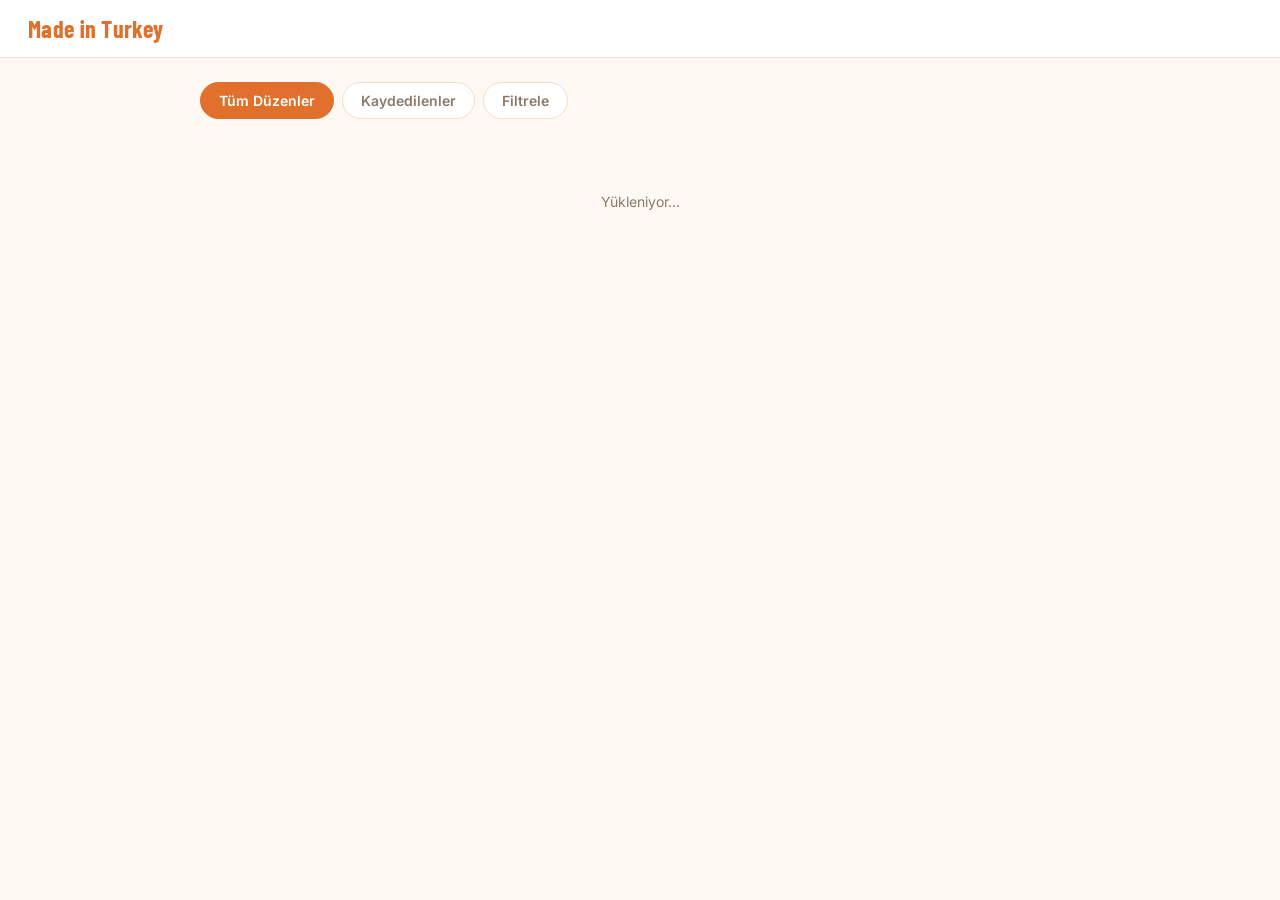
<file: index.html>
<!DOCTYPE html>
<html lang="tr">
<head>
  <meta charset="UTF-8" />
  <meta name="viewport" content="width=device-width, initial-scale=1.0" />
  <title>Made in Turkey</title>
  <link rel="preconnect" href="https://fonts.googleapis.com" />
  <link rel="preconnect" href="https://fonts.gstatic.com" crossorigin />
  <link href="https://fonts.googleapis.com/css2?family=Barlow+Condensed:wght@600;700&family=Inter:wght@400;500;600&display=swap" rel="stylesheet" />
  <link rel="stylesheet" href="style.css" />
</head>
<body class="feed-body">

  <header class="site-nav">
    <a href="index.html" class="brand">Made in Turkey</a>

    <div class="nav-actions">
      <a href="admin.html" class="btn-logout hidden" id="adminLink">Yönetici Paneli</a>
      <a href="paylas.html" class="btn-share hidden" id="shareBtn">+ Düzen Paylaş</a>
      <button id="logoutBtn" class="btn-logout hidden" type="button">Çıkış</button>
      <a href="giris.html" class="btn-share hidden" id="loginBtn">Giriş Yap</a>
    </div>
  </header>

  <main class="feed-main">
    <div class="view-tabs">
      <button type="button" class="view-tab active" id="tabAll">Tüm Düzenler</button>
      <button type="button" class="view-tab" id="tabSaved">Kaydedilenler</button>
      <button type="button" class="view-tab" id="tabFilter">Filtrele</button>
    </div>

    <div class="filter-panel hidden" id="filterPanel">
      <div class="filter-group">
        <label for="filterTownHall">Belediye binası</label>
        <select id="filterTownHall">
          <option value="">Tümü</option>
          <option value="18">TH18</option>
          <option value="17">TH17</option>
          <option value="16">TH16</option>
          <option value="15">TH15</option>
          <option value="14">TH14</option>
          <option value="13">TH13</option>
        </select>
      </div>

      <div class="filter-group">
        <label for="filterBaseType">Düzen türü</label>
        <select id="filterBaseType">
          <option value="">Tümü</option>
          <option value="war_base">War Base</option>
          <option value="trophy_base">Trophy Base</option>
          <option value="for_fun">For Fun</option>
        </select>
      </div>

      <div class="filter-group">
        <label for="filterUsername">Kullanıcı adı</label>
        <input type="text" id="filterUsername" placeholder="Kullanıcı adına göre ara..." />
      </div>

      <div class="filter-actions">
        <button type="button" class="primary-btn" id="filterApply">Uygula</button>
        <button type="button" class="btn-logout" id="filterClear">Temizle</button>
      </div>
    </div>

    <section class="grid" id="basesGrid">
      <p class="grid-status">Yükleniyor...</p>
    </section>

    <nav class="pagination" id="pagination" aria-label="Sayfalar"></nav>
  </main>

  <!-- Giriş gerektiren bir işlem denendiğinde çıkan bilgilendirme penceresi -->
  <div class="modal-overlay hidden" id="authModal">
    <div class="modal-box">
      <p id="authModalText">Bu işlem için giriş yapman gerekiyor.</p>
      <div class="modal-actions">
        <button type="button" class="primary-btn" id="authModalLogin">Oturum Aç</button>
        <button type="button" class="btn-logout" id="authModalCancel">Oturum açmadan devam et</button>
      </div>
    </div>
  </div>

  <script type="module" src="feed.js"></script>
</body>
</html>
</file>
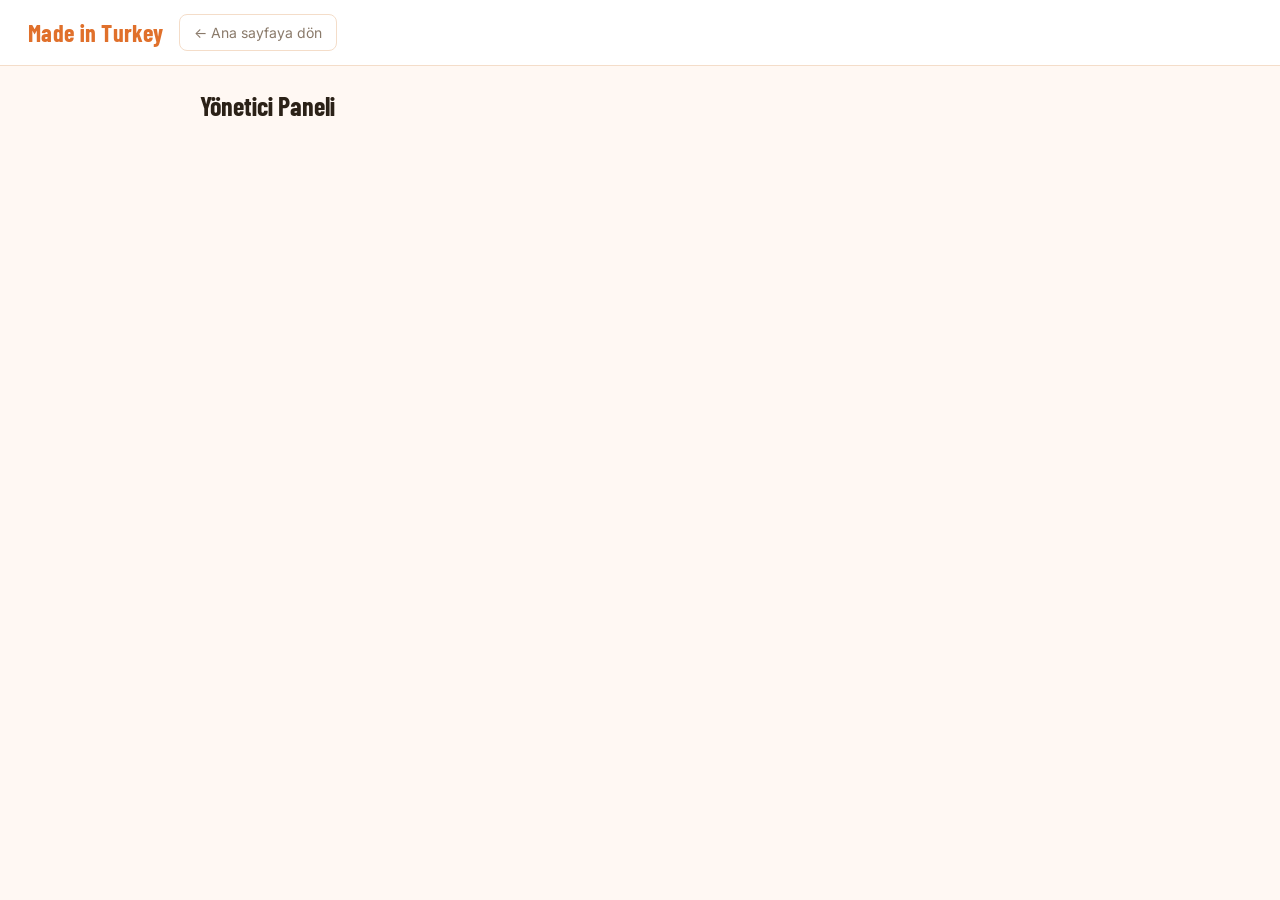
<file: admin.html>
<!DOCTYPE html>
<html lang="tr">
<head>
  <meta charset="UTF-8" />
  <meta name="viewport" content="width=device-width, initial-scale=1.0" />
  <title>Yönetici Paneli</title>
  <link rel="preconnect" href="https://fonts.googleapis.com" />
  <link rel="preconnect" href="https://fonts.gstatic.com" crossorigin />
  <link href="https://fonts.googleapis.com/css2?family=Barlow+Condensed:wght@600;700&family=Inter:wght@400;500;600&display=swap" rel="stylesheet" />
  <link rel="stylesheet" href="style.css" />
</head>
<body class="feed-body">

  <header class="site-nav">
    <a href="index.html" class="brand">Made in Turkey</a>
    <div class="nav-actions">
      <a href="index.html" class="btn-logout">← Ana sayfaya dön</a>
    </div>
  </header>

  <main class="feed-main">
    <h1 class="auth-title admin-title">Yönetici Paneli</h1>
    <p id="adminStatus" class="grid-status"></p>

    <div class="admin-table-wrap hidden" id="adminTableWrap">
      <table class="admin-table">
        <thead>
          <tr>
            <th>Görsel</th>
            <th>Kullanıcı</th>
            <th>Belediye binası</th>
            <th>Düzen türü</th>
            <th>Link</th>
            <th></th>
          </tr>
        </thead>
        <tbody id="adminTableBody"></tbody>
      </table>
    </div>

    <nav class="pagination" id="adminPagination" aria-label="Sayfalar"></nav>
  </main>

  <script type="module" src="admin.js"></script>
</body>
</html>
</file>
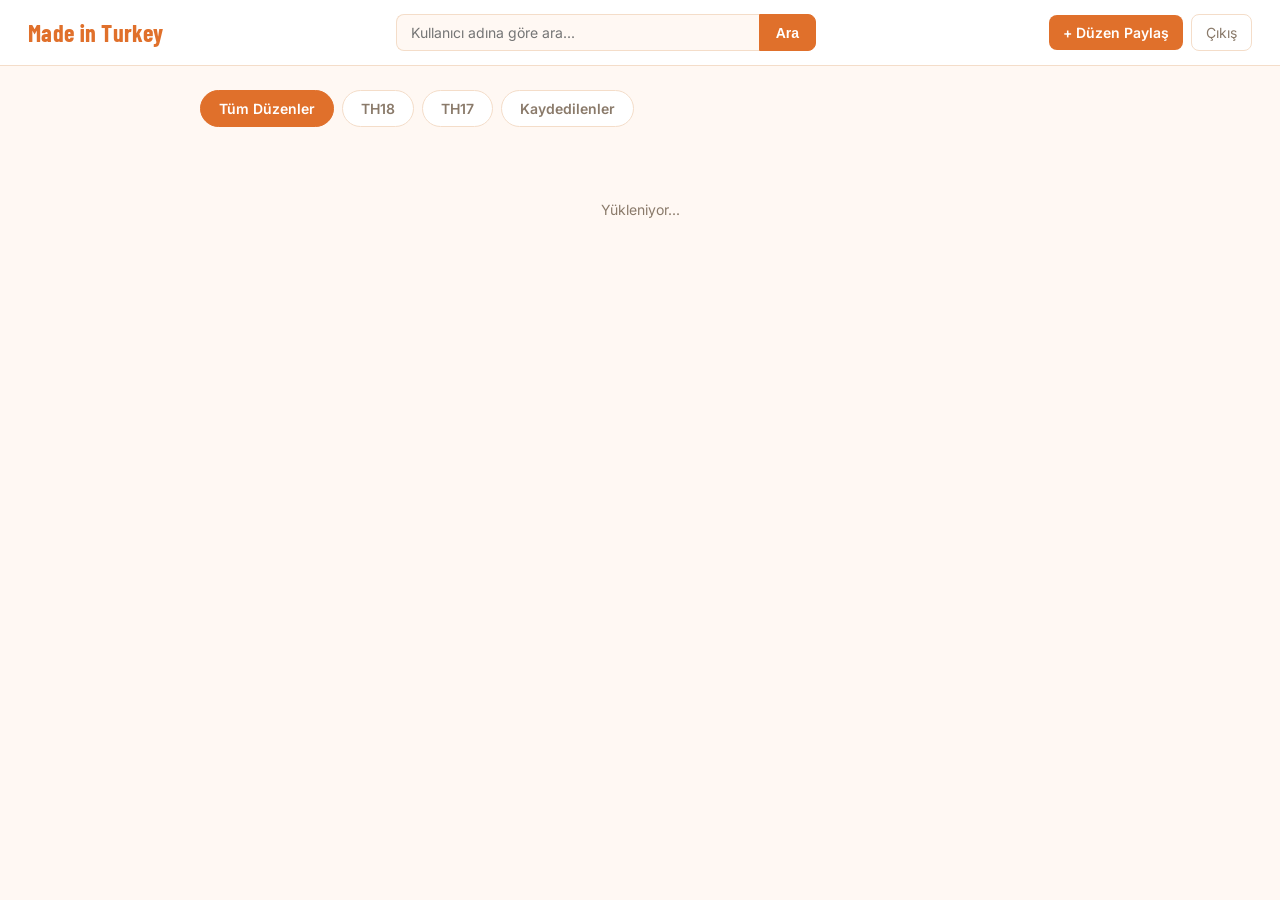
<file: duzenler.html>
<!DOCTYPE html>
<html lang="tr">
<head>
  <meta charset="UTF-8" />
  <meta name="viewport" content="width=device-width, initial-scale=1.0" />
  <title>Üs Arşivi</title>
  <link rel="preconnect" href="https://fonts.googleapis.com" />
  <link rel="preconnect" href="https://fonts.gstatic.com" crossorigin />
  <link href="https://fonts.googleapis.com/css2?family=Barlow+Condensed:wght@600;700&family=Inter:wght@400;500;600&display=swap" rel="stylesheet" />
  <link rel="stylesheet" href="style.css" />
</head>
<body class="feed-body">

  <header class="site-nav">
    <div class="brand">Made in Turkey</div>

    <form class="search-form" id="searchForm">
      <input type="text" id="searchInput" placeholder="Kullanıcı adına göre ara..." />
      <button type="submit" aria-label="Ara">Ara</button>
    </form>

    <div class="nav-actions">
      <a href="paylas.html" class="btn-share">+ Düzen Paylaş</a>
      <button id="logoutBtn" class="btn-logout" type="button">Çıkış</button>
    </div>
  </header>

  <main class="feed-main">
    <div class="view-tabs">
      <button type="button" class="view-tab active" id="tabAll">Tüm Düzenler</button>
      <button type="button" class="view-tab" id="tabTh18" data-th="18">TH18</button>
      <button type="button" class="view-tab" id="tabTh17" data-th="17">TH17</button>
      <button type="button" class="view-tab" id="tabSaved">Kaydedilenler</button>
    </div>

    <section class="grid" id="basesGrid">
      <p class="grid-status">Yükleniyor...</p>
    </section>

    <nav class="pagination" id="pagination" aria-label="Sayfalar"></nav>
  </main>

  <script type="module" src="feed.js"></script>
</body>
</html>
</file>
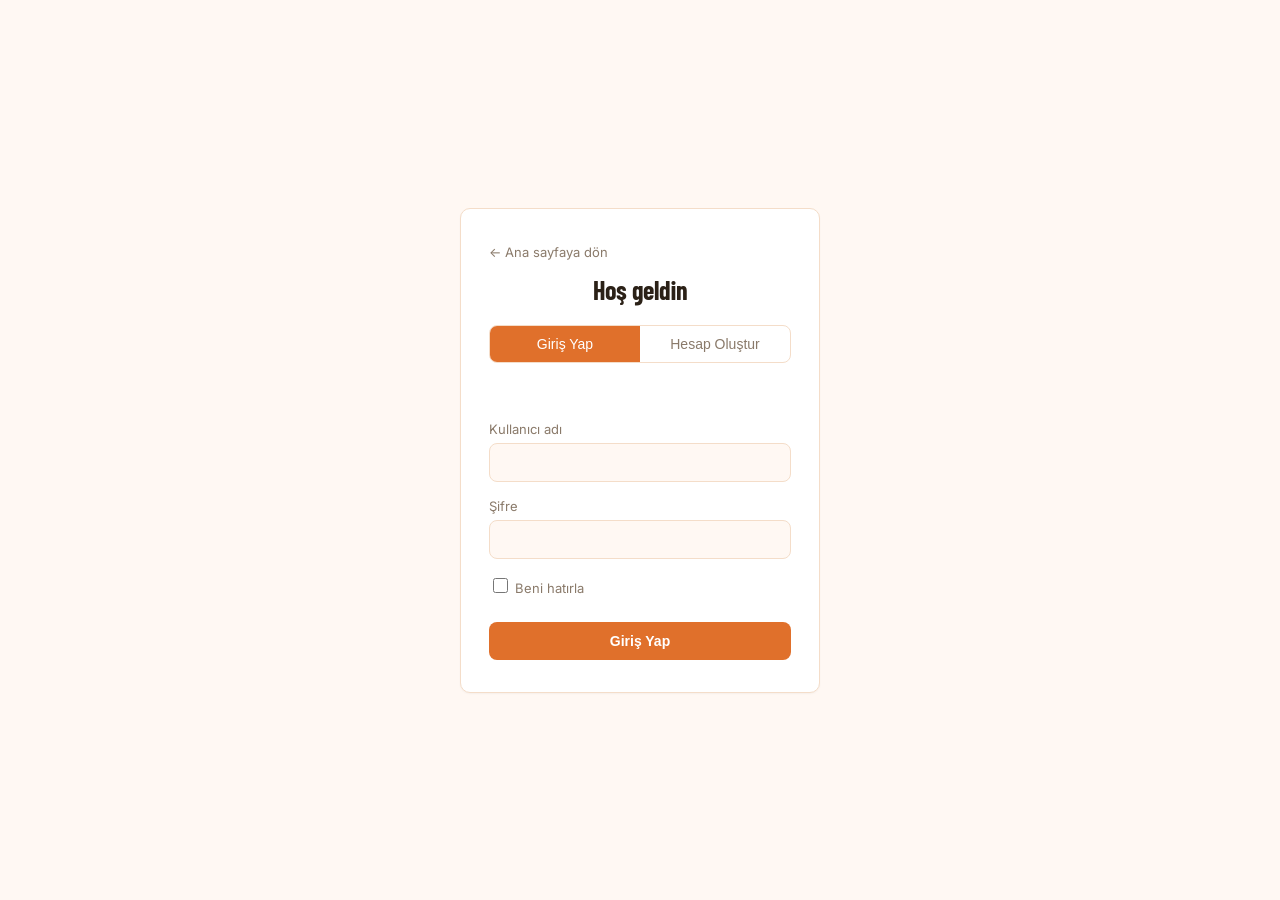
<file: giris.html>
<!DOCTYPE html>
<html lang="tr">
<head>
  <meta charset="UTF-8" />
  <meta name="viewport" content="width=device-width, initial-scale=1.0" />
  <title>Giriş Yap / Hesap Oluştur</title>
  <link rel="preconnect" href="https://fonts.googleapis.com" />
  <link rel="preconnect" href="https://fonts.gstatic.com" crossorigin />
  <link href="https://fonts.googleapis.com/css2?family=Barlow+Condensed:wght@600;700&family=Inter:wght@400;500;600&display=swap" rel="stylesheet" />
  <link rel="stylesheet" href="style.css" />
</head>
<body>

  <main class="auth-card">
    <a href="index.html" class="back-link">← Ana sayfaya dön</a>

    <h1 class="auth-title">Hoş geldin</h1>

    <p class="redirect-notice hidden" id="redirectNotice">Düzen paylaşmak için önce giriş yapmalısın.</p>

    <!-- Sekmeler -->
    <div class="tabs" role="tablist">
      <button class="tab-btn active" id="tab-login" role="tab" aria-selected="true">Giriş Yap</button>
      <button class="tab-btn" id="tab-register" role="tab" aria-selected="false">Hesap Oluştur</button>
    </div>

    <!-- Ortak durum mesajı (hata / başarı) -->
    <p class="status-msg" id="statusMsg"></p>

    <!-- GİRİŞ YAP FORMU -->
    <form id="loginForm" class="auth-form">
      <label for="loginUsername">Kullanıcı adı</label>
      <input type="text" id="loginUsername" autocomplete="username" required />

      <label for="loginPassword">Şifre</label>
      <input type="password" id="loginPassword" autocomplete="current-password" required />

      <label class="checkbox-row">
        <input type="checkbox" id="rememberMe" />
        <span>Beni hatırla</span>
      </label>

      <button type="submit" class="primary-btn" id="loginSubmitBtn">Giriş Yap</button>
    </form>

    <!-- HESAP OLUŞTUR FORMU -->
    <form id="registerForm" class="auth-form hidden">
      <label for="registerUsername">Kullanıcı adı</label>
      <input type="text" id="registerUsername" autocomplete="username" required />

      <label for="registerPassword">Şifre</label>
      <input type="password" id="registerPassword" autocomplete="new-password" required />

      <label for="registerPasswordConfirm">Şifre (tekrar)</label>
      <input type="password" id="registerPasswordConfirm" autocomplete="new-password" required />

      <button type="submit" class="primary-btn" id="registerSubmitBtn">Hesap Oluştur</button>
    </form>
  </main>

  <script type="module" src="giris.js"></script>
</body>
</html>
</file>
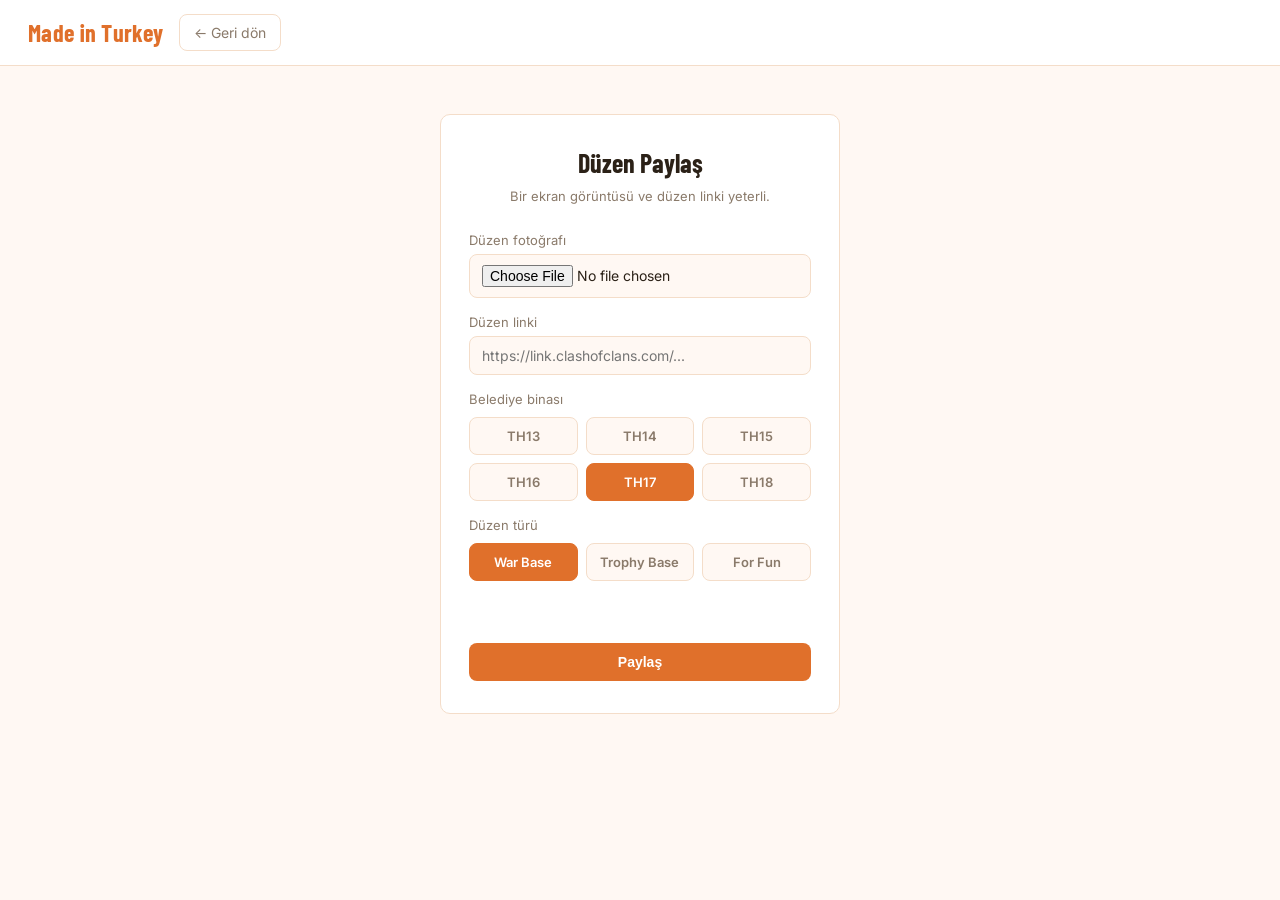
<file: paylas.html>
<!DOCTYPE html>
<html lang="tr">
<head>
  <meta charset="UTF-8" />
  <meta name="viewport" content="width=device-width, initial-scale=1.0" />
  <title>Düzen Paylaş</title>
  <link rel="preconnect" href="https://fonts.googleapis.com" />
  <link rel="preconnect" href="https://fonts.gstatic.com" crossorigin />
  <link href="https://fonts.googleapis.com/css2?family=Barlow+Condensed:wght@600;700&family=Inter:wght@400;500;600&display=swap" rel="stylesheet" />
  <link rel="stylesheet" href="style.css" />
</head>
<body class="feed-body">

  <header class="site-nav">
    <a href="index.html" class="brand">Made in Turkey</a>
    <div class="nav-actions">
      <a href="index.html" class="btn-logout">← Geri dön</a>
    </div>
  </header>

  <main class="share-main">
    <div class="share-card">
      <h1 class="auth-title">Düzen Paylaş</h1>
      <p class="share-hint">Bir ekran görüntüsü ve düzen linki yeterli.</p>

      <form id="shareForm" class="auth-form">
        <label for="baseImage">Düzen fotoğrafı</label>
        <input type="file" id="baseImage" accept="image/*" required />
        <img id="imagePreview" class="image-preview hidden" alt="Önizleme" />

        <label for="baseLink">Düzen linki</label>
        <input type="url" id="baseLink" placeholder="https://link.clashofclans.com/..." required />

        <label>Belediye binası</label>
        <div class="th-select" id="thSelect">
          <button type="button" class="th-btn" data-th="13">TH13</button>
          <button type="button" class="th-btn" data-th="14">TH14</button>
          <button type="button" class="th-btn" data-th="15">TH15</button>
          <button type="button" class="th-btn" data-th="16">TH16</button>
          <button type="button" class="th-btn active" data-th="17">TH17</button>
          <button type="button" class="th-btn" data-th="18">TH18</button>
        </div>

        <label>Düzen türü</label>
        <div class="th-select" id="typeSelect">
          <button type="button" class="th-btn active" data-type="war_base">War Base</button>
          <button type="button" class="th-btn" data-type="trophy_base">Trophy Base</button>
          <button type="button" class="th-btn" data-type="for_fun">For Fun</button>
        </div>

        <p class="status-msg" id="statusMsg"></p>

        <button type="submit" class="primary-btn" id="shareSubmitBtn">Paylaş</button>
      </form>
    </div>
  </main>

  <script type="module" src="share.js"></script>
</body>
</html>
</file>
<file: style.css>
/* ---------- Tema değişkenleri ---------- */
:root {
  --bg: #fff8f3;
  --card-bg: #ffffff;
  --border: #f4ddc9;
  --text: #2b2117;
  --text-muted: #8a7a6a;
  --accent: #e0702b;       /* sıcak turuncu */
  --accent-hover: #c15a1c;
  --accent-soft: #fdece0;
  --gold: #e3a13c;         /* yıldız rengi */
  --error: #c0392b;
  --radius: 10px;
  --font: "Inter", -apple-system, BlinkMacSystemFont, "Segoe UI", Roboto, Helvetica, Arial, sans-serif;
  --font-display: "Barlow Condensed", var(--font);
}

* {
  box-sizing: border-box;
}

body {
  margin: 0;
  min-height: 100vh;
  display: flex;
  align-items: center;
  justify-content: center;
  background: var(--bg);
  font-family: var(--font);
  color: var(--text);
  padding: 24px;
}

/* ---------- Kart (giriş/kayıt) ---------- */
.auth-card {
  width: 100%;
  max-width: 360px;
  background: var(--card-bg);
  border: 1px solid var(--border);
  border-radius: var(--radius);
  padding: 32px 28px;
  box-shadow: 0 1px 2px rgba(0, 0, 0, 0.04);
}

.auth-title {
  font-family: var(--font-display);
  font-size: 26px;
  font-weight: 700;
  margin: 0 0 20px;
  text-align: center;
  color: var(--text);
}

/* ---------- Sekmeler (giriş/kayıt) ---------- */
.tabs {
  display: flex;
  border: 1px solid var(--border);
  border-radius: 8px;
  overflow: hidden;
  margin-bottom: 18px;
}

.tab-btn {
  flex: 1;
  padding: 10px 0;
  border: none;
  background: transparent;
  color: var(--text-muted);
  font-size: 14px;
  font-weight: 500;
  cursor: pointer;
  transition: background 0.15s ease, color 0.15s ease;
}

.tab-btn.active {
  background: var(--accent);
  color: #fff;
}

/* ---------- Durum mesajı ---------- */
.status-msg {
  min-height: 18px;
  font-size: 13px;
  text-align: center;
  margin: 0 0 12px;
  color: var(--error);
}

.status-msg.success {
  color: var(--accent);
}

/* ---------- Form ---------- */
.auth-form {
  display: flex;
  flex-direction: column;
  gap: 6px;
}

.auth-form.hidden {
  display: none;
}

.auth-form label {
  font-size: 13px;
  color: var(--text-muted);
  margin-top: 10px;
}

.auth-form input[type="text"],
.auth-form input[type="password"],
.auth-form input[type="url"],
.auth-form input[type="file"] {
  padding: 10px 12px;
  border: 1px solid var(--border);
  border-radius: 8px;
  font-size: 14px;
  font-family: inherit;
  color: var(--text);
  background: var(--bg);
  outline: none;
  transition: border-color 0.15s ease;
}

.auth-form input[type="text"]:focus,
.auth-form input[type="password"]:focus,
.auth-form input[type="url"]:focus {
  border-color: var(--accent);
}

.checkbox-row {
  flex-direction: row;
  align-items: center;
  gap: 8px;
  margin-top: 14px;
  font-size: 13px;
  color: var(--text);
  cursor: pointer;
}

.checkbox-row input {
  width: 15px;
  height: 15px;
  accent-color: var(--accent);
  cursor: pointer;
}

/* ---------- Buton ---------- */
.primary-btn {
  margin-top: 20px;
  padding: 11px 0;
  background: var(--accent);
  color: #fff;
  border: none;
  border-radius: 8px;
  font-size: 14px;
  font-weight: 600;
  cursor: pointer;
  transition: background 0.15s ease;
}

.primary-btn:hover {
  background: var(--accent-hover);
}

.primary-btn:disabled {
  opacity: 0.6;
  cursor: default;
}

/* ---------- Erişilebilirlik ---------- */
input:focus-visible,
button:focus-visible,
a:focus-visible {
  outline: 2px solid var(--accent);
  outline-offset: 2px;
}

@media (prefers-reduced-motion: reduce) {
  * {
    transition: none !important;
  }
}

/* ============================================================
   MADE IN TURKEY — ana sayfa, paylaşım sayfası ortak stilleri
   ============================================================ */

.feed-body {
  display: block;
  min-height: 100vh;
  padding: 0;
  align-items: initial;
  justify-content: initial;
}

/* ---------- Üst gezinme ---------- */
.site-nav {
  display: flex;
  align-items: center;
  gap: 16px;
  padding: 14px 28px;
  background: var(--card-bg);
  border-bottom: 1px solid var(--border);
  position: sticky;
  top: 0;
  z-index: 10;
}

.brand {
  font-family: var(--font-display);
  font-size: 24px;
  font-weight: 700;
  color: var(--accent);
  letter-spacing: 0.3px;
  text-decoration: none;
  white-space: nowrap;
  flex-shrink: 0;
}

.search-form {
  flex: 1;
  display: flex;
  min-width: 0;
  max-width: 420px;
  margin: 0 auto;
}

.search-form input {
  flex: 1;
  min-width: 0;
  padding: 9px 14px;
  border: 1px solid var(--border);
  border-right: none;
  border-radius: 8px 0 0 8px;
  font-size: 14px;
  font-family: inherit;
  background: var(--bg);
  color: var(--text);
  outline: none;
}

.search-form input:focus {
  border-color: var(--accent);
}

.search-form button {
  padding: 0 16px;
  border: 1px solid var(--accent);
  background: var(--accent);
  color: #fff;
  border-radius: 0 8px 8px 0;
  font-size: 14px;
  font-weight: 600;
  cursor: pointer;
  flex-shrink: 0;
}

.search-form button:hover {
  background: var(--accent-hover);
}

.nav-actions {
  display: flex;
  align-items: center;
  gap: 8px;
  white-space: nowrap;
  flex-shrink: 0;
}

.btn-share {
  padding: 9px 14px;
  background: var(--accent);
  color: #fff;
  border-radius: 8px;
  font-size: 14px;
  font-weight: 600;
  text-decoration: none;
  transition: background 0.15s ease;
}

.btn-share:hover {
  background: var(--accent-hover);
}

.btn-logout {
  padding: 9px 14px;
  background: transparent;
  color: var(--text-muted);
  border: 1px solid var(--border);
  border-radius: 8px;
  font-size: 14px;
  font-family: inherit;
  text-decoration: none;
  cursor: pointer;
  transition: border-color 0.15s ease, color 0.15s ease;
}

.btn-logout:hover {
  border-color: var(--accent);
  color: var(--accent);
}

/* ---------- Görünüm sekmeleri (Tüm Düzenler / Kaydedilenler) ---------- */
.view-tabs {
  display: flex;
  gap: 8px;
  margin-bottom: 20px;
}

.view-tab {
  padding: 9px 18px;
  border: 1px solid var(--border);
  background: var(--card-bg);
  color: var(--text-muted);
  border-radius: 999px;
  font-size: 14px;
  font-weight: 600;
  font-family: inherit;
  cursor: pointer;
  transition: background 0.15s ease, color 0.15s ease, border-color 0.15s ease;
}

.view-tab.active {
  background: var(--accent);
  border-color: var(--accent);
  color: #fff;
}

.view-tab:not(.active):hover {
  border-color: var(--accent);
  color: var(--accent);
}

/* ---------- Filtreleme paneli ---------- */
.filter-panel {
  display: grid;
  grid-template-columns: repeat(3, 1fr);
  gap: 14px;
  align-items: end;
  background: var(--card-bg);
  border: 1px solid var(--border);
  border-radius: var(--radius);
  padding: 18px;
  margin-bottom: 20px;
}

.filter-panel.hidden {
  display: none;
}

.filter-group {
  display: flex;
  flex-direction: column;
  gap: 6px;
}

.filter-group label {
  font-size: 12px;
  font-weight: 600;
  color: var(--text-muted);
}

.filter-group select,
.filter-group input {
  padding: 9px 10px;
  border: 1px solid var(--border);
  border-radius: 8px;
  font-size: 14px;
  font-family: inherit;
  background: var(--bg);
  color: var(--text);
  outline: none;
}

.filter-group select:focus,
.filter-group input:focus {
  border-color: var(--accent);
}

.filter-actions {
  grid-column: 1 / -1;
  display: flex;
  gap: 10px;
}

.filter-actions .primary-btn {
  margin-top: 0;
  flex: 1;
}

.filter-actions .btn-logout {
  flex: 1;
  text-align: center;
}

/* ---------- Grid: 2 sütun x 5 satır ---------- */
.feed-main {
  max-width: 920px;
  margin: 0 auto;
  padding: 24px 20px 60px;
}

.grid {
  display: grid;
  grid-template-columns: repeat(2, 1fr);
  gap: 20px;
}

.grid-status {
  grid-column: 1 / -1;
  text-align: center;
  color: var(--text-muted);
  font-size: 14px;
  padding: 40px 16px;
}

/* ---------- Düzen kartı ---------- */
.base-card {
  background: var(--card-bg);
  border: 1px solid var(--border);
  border-radius: var(--radius);
  overflow: hidden;
  display: flex;
  flex-direction: column;
  min-width: 0;
  transition: box-shadow 0.15s ease, transform 0.15s ease;
}

.base-card:hover {
  box-shadow: 0 4px 16px rgba(224, 112, 43, 0.14);
  transform: translateY(-2px);
}

.base-image-wrap {
  position: relative;
  aspect-ratio: 16 / 10;
  background: var(--accent-soft);
}

.base-image-wrap img {
  width: 100%;
  height: 100%;
  object-fit: cover;
  display: block;
}

.th-badge {
  position: absolute;
  top: 10px;
  left: 10px;
  background: var(--accent);
  color: #fff;
  font-size: 12px;
  font-weight: 700;
  padding: 4px 9px;
  border-radius: 999px;
  letter-spacing: 0.3px;
}

.rating-badge {
  position: absolute;
  top: 10px;
  right: 10px;
  background: rgba(43, 33, 23, 0.82);
  color: #fff;
  font-size: 12px;
  font-weight: 600;
  padding: 4px 9px;
  border-radius: 999px;
  backdrop-filter: blur(2px);
}

.base-link {
  display: block;
  padding: 10px 14px;
  font-size: 13px;
  font-weight: 600;
  color: var(--accent);
  text-decoration: none;
  border-bottom: 1px solid var(--border);
  background: var(--accent-soft);
  overflow: hidden;
  text-overflow: ellipsis;
  white-space: nowrap;
}

.base-link:hover {
  text-decoration: underline;
}

.base-meta {
  padding: 10px 12px 14px;
  display: flex;
  flex-direction: column;
  gap: 8px;
}

.meta-top {
  display: flex;
  align-items: center;
  justify-content: space-between;
  gap: 8px;
}

.base-user {
  font-size: 14px;
  font-weight: 600;
  color: var(--text);
  min-width: 0;
  overflow: hidden;
  text-overflow: ellipsis;
  white-space: nowrap;
}

.base-user small {
  font-weight: 400;
  color: var(--text-muted);
}

.save-btn {
  flex-shrink: 0;
  display: inline-flex;
  align-items: center;
  gap: 4px;
  padding: 5px 9px;
  border: 1px solid var(--border);
  background: var(--bg);
  color: var(--text-muted);
  border-radius: 999px;
  font-size: 13px;
  font-family: inherit;
  cursor: pointer;
  transition: background 0.15s ease, color 0.15s ease, border-color 0.15s ease;
}

.save-btn:hover {
  border-color: var(--accent);
  color: var(--accent);
}

.save-btn.saved {
  background: var(--accent);
  border-color: var(--accent);
  color: #fff;
}

.star-input {
  display: flex;
  gap: 2px;
}

.star-input .star {
  background: none;
  border: none;
  font-size: 18px;
  color: var(--border);
  cursor: pointer;
  padding: 0;
  line-height: 1;
  transition: color 0.1s ease;
}

.star-input .star.filled,
.star-input .star:hover,
.star-input .star:hover ~ .star {
  color: var(--gold);
}

/* ---------- Sayfalama ---------- */
.pagination {
  display: flex;
  justify-content: center;
  flex-wrap: wrap;
  gap: 6px;
  margin-top: 32px;
}

.pagination button {
  min-width: 36px;
  padding: 8px 10px;
  border: 1px solid var(--border);
  background: var(--card-bg);
  color: var(--text);
  border-radius: 8px;
  font-size: 13px;
  font-family: inherit;
  cursor: pointer;
}

.pagination button.active {
  background: var(--accent);
  border-color: var(--accent);
  color: #fff;
}

.pagination button:disabled {
  opacity: 0.4;
  cursor: default;
}

.pagination button:not(:disabled):not(.active):hover {
  border-color: var(--accent);
  color: var(--accent);
}

/* ---------- Paylaşım sayfası ---------- */
.share-main {
  display: flex;
  justify-content: center;
  padding: 48px 20px;
}

.share-card {
  width: 100%;
  max-width: 400px;
  background: var(--card-bg);
  border: 1px solid var(--border);
  border-radius: var(--radius);
  padding: 32px 28px;
}

.share-hint {
  text-align: center;
  color: var(--text-muted);
  font-size: 13px;
  margin: -10px 0 18px;
}

.image-preview {
  margin-top: 10px;
  width: 100%;
  aspect-ratio: 16 / 10;
  object-fit: cover;
  border-radius: 8px;
  border: 1px solid var(--border);
}

.image-preview.hidden {
  display: none;
}

/* ---------- Genel gizleme yardımcı sınıfı ---------- */
.hidden {
  display: none !important;
}

/* ---------- Giriş sayfasında yönlendirme bilgilendirmesi ---------- */
.redirect-notice {
  background: var(--accent-soft);
  color: var(--accent-hover);
  border: 1px solid var(--border);
  border-radius: 8px;
  padding: 10px 12px;
  font-size: 13px;
  text-align: center;
  margin: 0 0 18px;
}

/* ---------- Giriş sayfasında ana sayfaya dönüş linki ---------- */
.back-link {
  display: inline-block;
  font-size: 13px;
  color: var(--text-muted);
  text-decoration: none;
  margin-bottom: 14px;
}

.back-link:hover {
  color: var(--accent);
  text-decoration: underline;
}

/* ---------- Giriş gerektiren işlemler için bilgilendirme penceresi ---------- */
.modal-overlay {
  position: fixed;
  inset: 0;
  background: rgba(43, 33, 23, 0.45);
  display: flex;
  align-items: center;
  justify-content: center;
  padding: 20px;
  z-index: 100;
}

.modal-overlay.hidden {
  display: none;
}

.modal-box {
  width: 100%;
  max-width: 320px;
  background: var(--card-bg);
  border-radius: var(--radius);
  padding: 24px 22px;
  text-align: center;
  box-shadow: 0 8px 30px rgba(0, 0, 0, 0.15);
}

.modal-box p {
  margin: 0 0 18px;
  font-size: 14px;
  color: var(--text);
}

.modal-actions {
  display: flex;
  flex-direction: column;
  gap: 8px;
}

.modal-actions .primary-btn {
  margin-top: 0;
}

.modal-actions .btn-logout {
  width: 100%;
}

/* ---------- Belediye binası / düzen türü seçimi (paylaşım formu) ---------- */
.th-select {
  display: grid;
  grid-template-columns: repeat(3, 1fr);
  gap: 8px;
  margin-top: 4px;
}

.th-btn {
  padding: 10px 4px;
  border: 1px solid var(--border);
  background: var(--bg);
  color: var(--text-muted);
  border-radius: 8px;
  font-size: 13px;
  font-weight: 600;
  font-family: inherit;
  cursor: pointer;
  transition: background 0.15s ease, color 0.15s ease, border-color 0.15s ease;
}

.th-btn.active {
  background: var(--accent);
  border-color: var(--accent);
  color: #fff;
}

.th-btn:not(.active):hover {
  border-color: var(--accent);
  color: var(--accent);
}

/* ============================================================
   MOBİL UYUM
   ============================================================ */

@media (max-width: 640px) {
  body {
    padding: 16px;
  }

  .auth-card {
    padding: 26px 20px;
  }

  /* Üst gezinme iki satıra düşer: marka + eylemler / arama */
  .site-nav {
    flex-wrap: wrap;
    padding: 12px 16px;
    gap: 10px;
  }

  .brand {
    font-size: 19px;
  }

  .nav-actions {
    margin-left: auto;
    gap: 6px;
  }

  .btn-share,
  .btn-logout {
    padding: 8px 11px;
    font-size: 13px;
  }

  .search-form {
    order: 3;
    max-width: none;
    width: 100%;
  }

  .feed-main {
    padding: 18px 14px 48px;
  }

  .view-tabs {
    gap: 6px;
    flex-wrap: wrap;
  }

  .view-tab {
    flex: 1 1 calc(50% - 6px);
    padding: 9px 6px;
    font-size: 12.5px;
    text-align: center;
  }

  .filter-panel {
    grid-template-columns: 1fr;
    padding: 14px;
  }

  .filter-actions {
    flex-direction: column;
  }

  /* Kartlar tek sütuna düşer */
  .grid {
    grid-template-columns: 1fr;
    gap: 16px;
  }

  .base-user {
    font-size: 13px;
  }

  .star-input .star {
    font-size: 20px; /* mobilde dokunması kolay olsun */
  }

  .save-btn {
    padding: 6px 10px;
    font-size: 12px;
  }

  .pagination button {
    min-width: 32px;
    padding: 7px 9px;
    font-size: 12px;
  }

  .share-card {
    padding: 24px 18px;
  }
}

@media (max-width: 380px) {
  .brand {
    font-size: 17px;
  }

  .btn-share span,
  .btn-logout span {
    display: none;
  }
}

/* ============================================================
   YÖNETİCİ PANELİ
   ============================================================ */

.admin-title {
  text-align: left;
  margin-bottom: 16px;
}

.admin-table-wrap {
  overflow-x: auto;
  background: var(--card-bg);
  border: 1px solid var(--border);
  border-radius: var(--radius);
}

.admin-table-wrap.hidden {
  display: none;
}

.admin-table {
  width: 100%;
  border-collapse: collapse;
  font-size: 13px;
  min-width: 640px;
}

.admin-table th {
  text-align: left;
  padding: 10px 12px;
  background: var(--accent-soft);
  color: var(--accent-hover);
  font-weight: 600;
  white-space: nowrap;
}

.admin-table td {
  padding: 8px 12px;
  border-top: 1px solid var(--border);
  vertical-align: middle;
}

.admin-thumb {
  width: 64px;
  height: 40px;
  object-fit: cover;
  border-radius: 6px;
  display: block;
}

.admin-table select {
  padding: 6px 8px;
  border: 1px solid var(--border);
  border-radius: 6px;
  font-size: 13px;
  font-family: inherit;
  background: var(--bg);
  color: var(--text);
}

.admin-link {
  color: var(--accent);
  font-weight: 600;
  text-decoration: none;
  white-space: nowrap;
}

.admin-link:hover {
  text-decoration: underline;
}

.admin-row-actions {
  display: flex;
  gap: 6px;
  white-space: nowrap;
}

.admin-save-btn,
.admin-delete-btn {
  padding: 6px 10px;
  border-radius: 6px;
  font-size: 12px;
  font-weight: 600;
  font-family: inherit;
  cursor: pointer;
  border: 1px solid var(--border);
  background: var(--bg);
  color: var(--text);
}

.admin-save-btn:hover {
  border-color: var(--accent);
  color: var(--accent);
}

.admin-delete-btn {
  color: var(--error);
  border-color: var(--error);
}

.admin-delete-btn:hover {
  background: var(--error);
  color: #fff;
}

@media (max-width: 640px) {
  .admin-title {
    font-size: 22px;
  }
}
</file>
